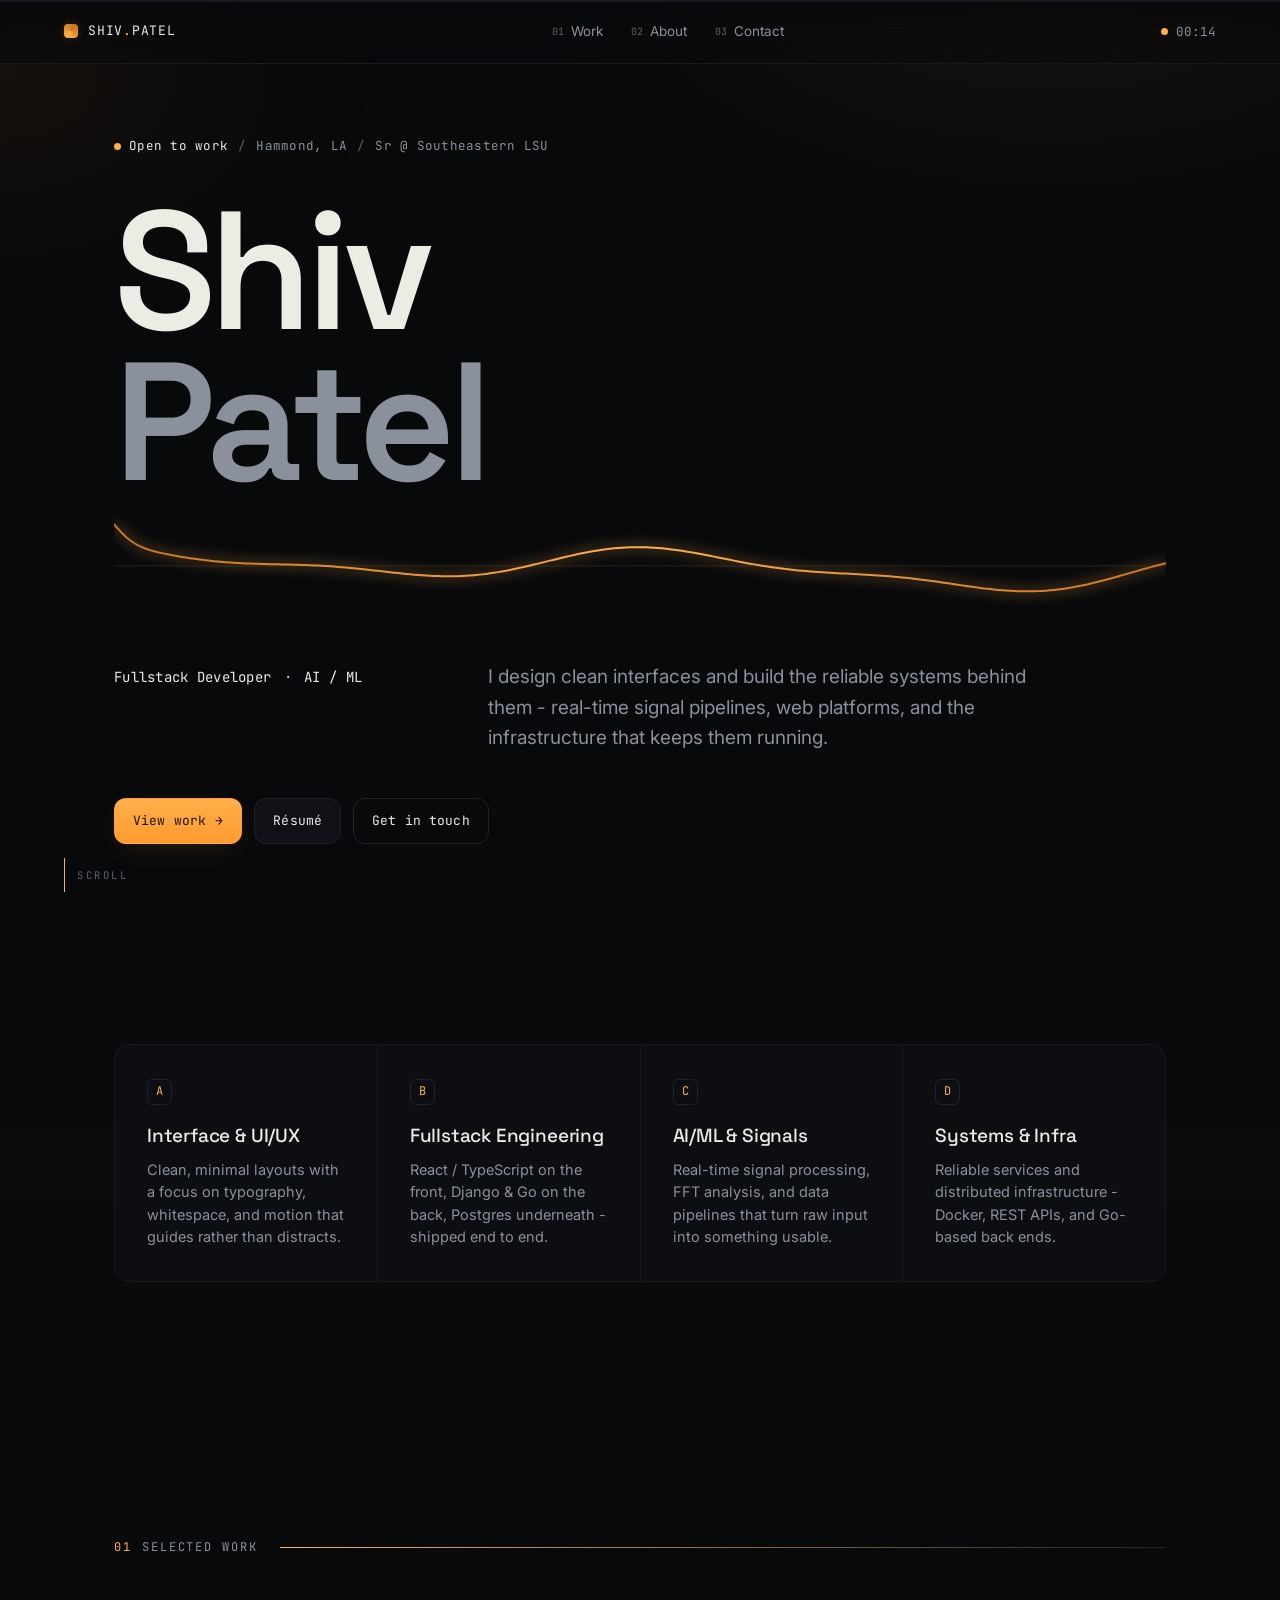
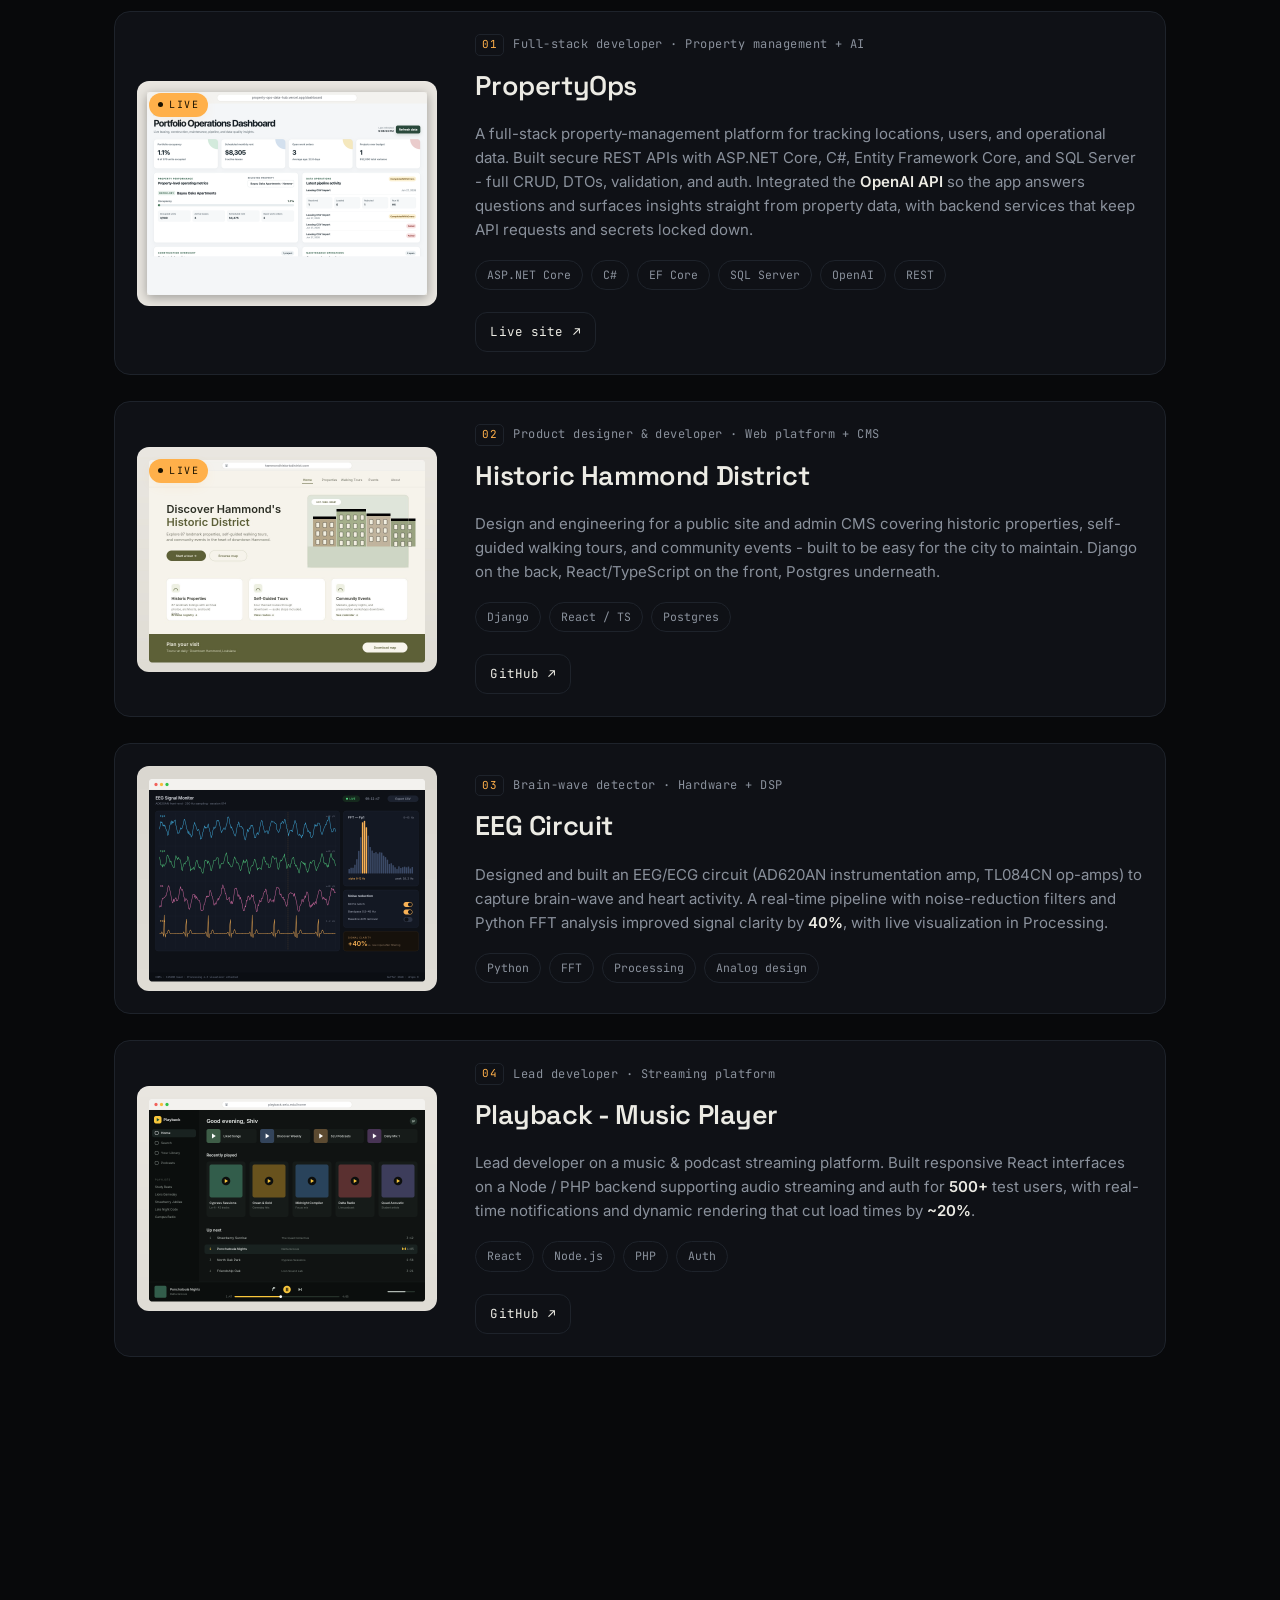
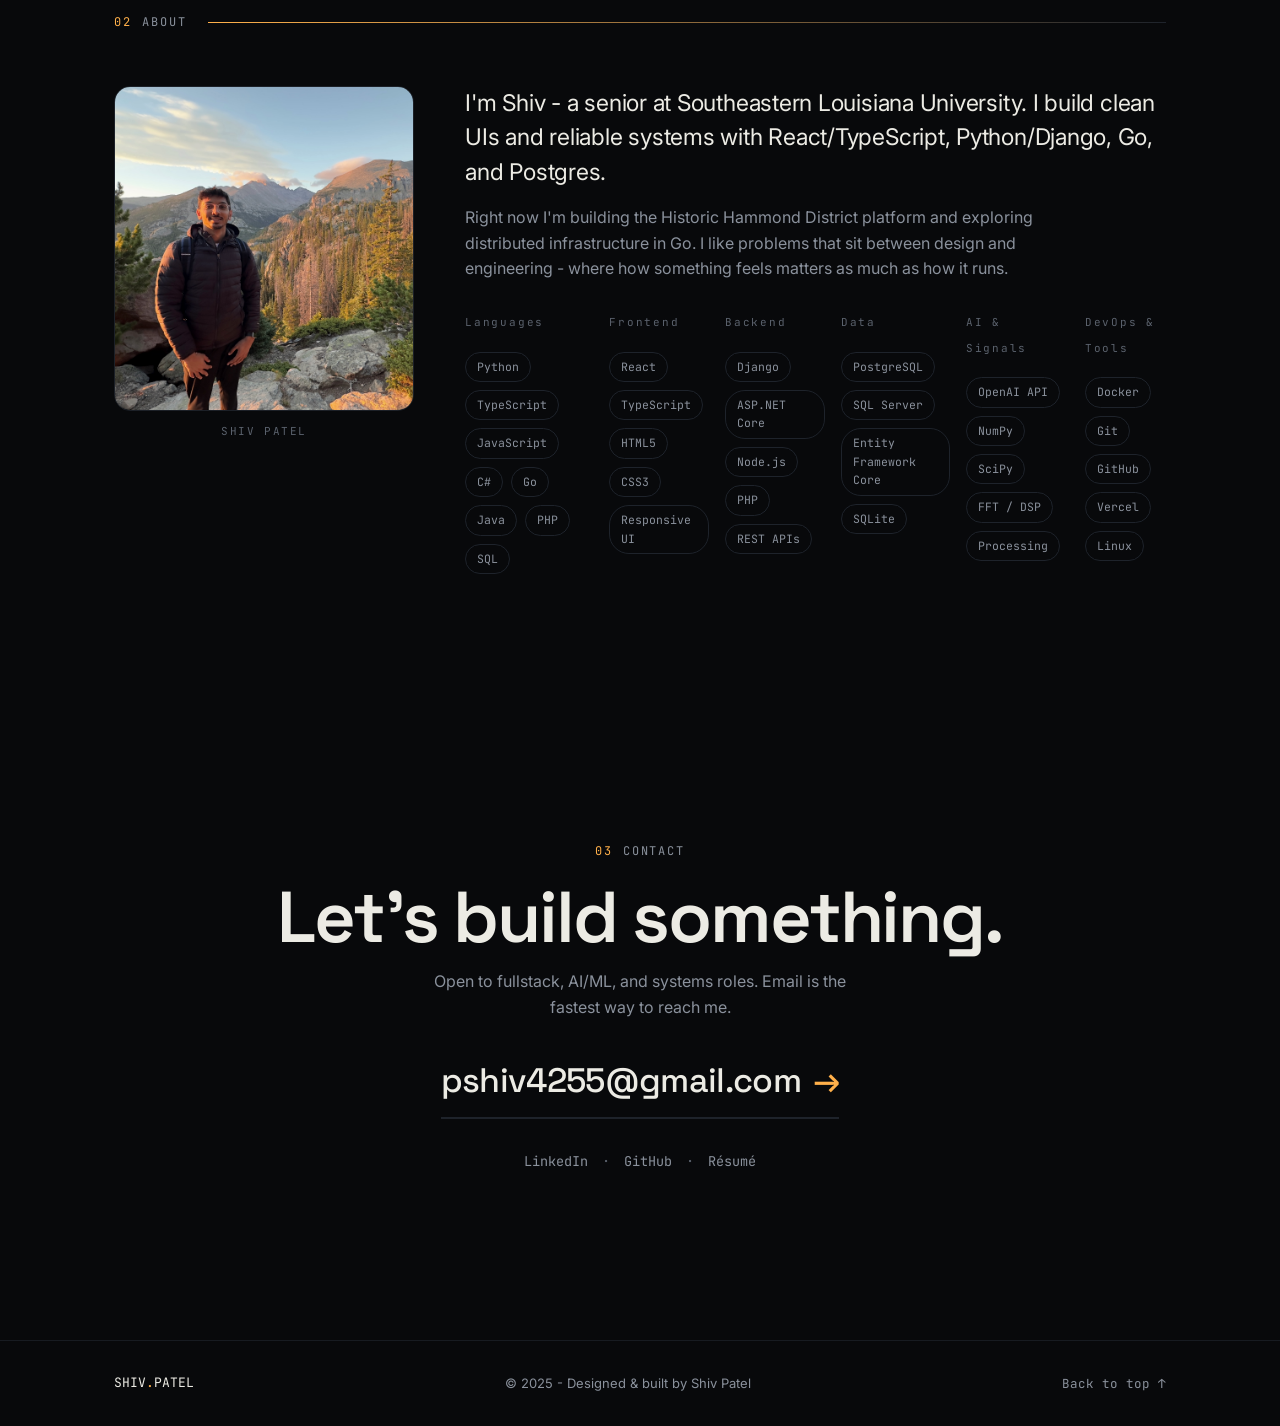
<file: index.html>
<!DOCTYPE html>
<html lang="en">
<head>
  <meta charset="UTF-8" />
  <meta name="viewport" content="width=device-width, initial-scale=1.0" />
  <title>Shiv Patel - Fullstack Developer & AI/ML</title>
  <meta name="description" content="Shiv Patel - fullstack developer and AI/ML engineer. I design clean interfaces and build the reliable systems behind them, from real-time signal pipelines to web platforms." />
  <meta name="theme-color" content="#08090b" />

  <!-- Open Graph -->
  <meta property="og:title" content="Shiv Patel - Fullstack Developer & AI/ML" />
  <meta property="og:description" content="Clean interfaces, reliable systems. Selected work and projects." />
  <meta property="og:type" content="website" />
  <meta property="og:url" content="https://shivpatel.online" />

  <link rel="preconnect" href="https://fonts.googleapis.com">
  <link rel="preconnect" href="https://fonts.gstatic.com" crossorigin>
  <link href="https://fonts.googleapis.com/css2?family=Space+Grotesk:wght@400;500;600;700&family=Inter:wght@400;500;600&family=JetBrains+Mono:wght@400;500&display=swap" rel="stylesheet">

  <link rel="stylesheet" href="style.css" />
  <link rel="stylesheet" href="mediaqueries.css" />
</head>
<body class="theme-dark">

  <!-- Scroll progress: a live signal bar -->
  <div class="scanline" aria-hidden="true"><span id="progress"></span></div>

  <header class="topbar">
    <a class="brand" href="#top" aria-label="Shiv Patel - home">
      <span class="brand-mark" aria-hidden="true"></span>
      <span class="brand-name">SHIV<span class="brand-dot">.</span>PATEL</span>
    </a>
    <nav class="topnav" aria-label="Primary">
      <a href="#work"><span class="idx">01</span> Work</a>
      <a href="#about"><span class="idx">02</span> About</a>
      <a href="#contact"><span class="idx">03</span> Contact</a>
    </nav>
    <div class="topmeta">
      <span class="pulse-dot" aria-hidden="true"></span>
      <time id="clock" class="clock" aria-label="Local time">--:--</time>
    </div>
  </header>

  <main id="top">

    <!-- ===================== HERO ===================== -->
    <section class="hero" aria-labelledby="hero-name">
      <div class="container hero-inner">
        <p class="status" role="note">
          <span class="status-live"><span class="pulse-dot"></span> Open to work</span>
          <span class="sep">/</span>
          <span>Hammond, LA</span>
          <span class="sep">/</span>
          <span>Sr @ Southeastern LSU</span>
        </p>

        <h1 id="hero-name" class="hero-name">
          <span class="line" data-text="Shiv">Shiv</span>
          <span class="line" data-text="Patel">Patel</span>
        </h1>

        <!-- Signature: live signal trace beneath the name -->
        <div class="signal" aria-hidden="true">
          <canvas id="wave"></canvas>
        </div>

        <div class="hero-grid">
          <p class="hero-role">Fullstack&nbsp;Developer <span class="mid">·</span> AI&nbsp;/&nbsp;ML</p>
          <p class="hero-copy">
            I design clean interfaces and build the reliable systems behind them -
            real-time signal pipelines, web platforms, and the infrastructure that keeps
            them running.
          </p>
        </div>

        <div class="cta">
          <a class="btn btn-primary" href="#work">
            View work <span class="btn-arrow" aria-hidden="true">→</span>
          </a>
          <a class="btn" href="./assets/ShivPatel.pdf" target="_blank" rel="noopener">Résumé</a>
          <a class="btn btn-ghost" href="#contact">Get in touch</a>
        </div>
      </div>

      <a class="scroll-hint" href="#capabilities" aria-label="Scroll to content">
        <span class="scroll-hint-line"></span>
        <span class="scroll-hint-label">SCROLL</span>
      </a>
    </section>

    <!-- ===================== CAPABILITIES ===================== -->
    <section id="capabilities" class="section band">
      <div class="container">
        <div class="cap-grid reveal">
          <div class="cap">
            <span class="cap-idx">A</span>
            <h3>Interface &amp; UI/UX</h3>
            <p>Clean, minimal layouts with a focus on typography, whitespace, and motion that guides rather than distracts.</p>
          </div>
          <div class="cap">
            <span class="cap-idx">B</span>
            <h3>Fullstack Engineering</h3>
            <p>React / TypeScript on the front, Django &amp; Go on the back, Postgres underneath - shipped end to end.</p>
          </div>
          <div class="cap">
            <span class="cap-idx">C</span>
            <h3>AI/ML &amp; Signals</h3>
            <p>Real-time signal processing, FFT analysis, and data pipelines that turn raw input into something usable.</p>
          </div>
          <div class="cap">
            <span class="cap-idx">D</span>
            <h3>Systems &amp; Infra</h3>
            <p>Reliable services and distributed infrastructure - Docker, REST APIs, and Go-based back ends.</p>
          </div>
        </div>
      </div>
    </section>

    <!-- ===================== WORK (merged) ===================== -->
    <section id="work" class="section">
      <div class="container">
        <header class="section-head reveal">
          <span class="eyebrow"><span class="eyebrow-idx">01</span> Selected work</span>
          <span class="head-line" aria-hidden="true"></span>
        </header>

        <div class="work-grid">
          <article class="work-card reveal">
            <a class="work-thumb" href="https://property-ops-data-hub.vercel.app/" target="_blank" rel="noopener" aria-label="PropertyOps live site">
              <img src="./assets/propertyops.svg" alt="PropertyOps property-management platform" loading="lazy">
              <span class="thumb-tag">LIVE</span>
            </a>
            <div class="work-copy">
              <p class="card-meta"><span class="card-idx">01</span> Full-stack developer · Property management + AI</p>
              <h3>PropertyOps</h3>
              <p class="muted">
                A full-stack property-management platform for tracking locations, users, and
                operational data. Built secure REST APIs with ASP.NET Core, C#, Entity Framework
                Core, and SQL Server - full CRUD, DTOs, validation, and auth. Integrated the
                <strong>OpenAI API</strong> so the app answers questions and surfaces insights
                straight from property data, with backend services that keep API requests and
                secrets locked down.
              </p>
              <ul class="stack" aria-label="Tech stack">
                <li>ASP.NET Core</li><li>C#</li><li>EF Core</li><li>SQL Server</li><li>OpenAI</li><li>REST</li>
              </ul>
              <div class="btn-row">
                <a class="btn btn-sm" href="https://property-ops-data-hub.vercel.app/" target="_blank" rel="noopener">Live site <span aria-hidden="true">↗</span></a>
              </div>
            </div>
          </article>

          <article class="work-card reveal">
            <a class="work-thumb" href="https://github.com/CivPatel/Legacy-HistoricDistrict-Project" target="_blank" rel="noopener" aria-label="Historic Hammond District on GitHub">
              <img src="./assets/HammondHistoricDistrict.jpg" alt="Historic Hammond District" loading="lazy">
              <span class="thumb-tag">LIVE</span>
            </a>
            <div class="work-copy">
              <p class="card-meta"><span class="card-idx">02</span> Product designer &amp; developer · Web platform + CMS</p>
              <h3>Historic Hammond District</h3>
              <p class="muted">
                Design and engineering for a public site and admin CMS covering historic
                properties, self-guided walking tours, and community events - built to be
                easy for the city to maintain. Django on the back, React/TypeScript on the
                front, Postgres underneath.
              </p>
              <ul class="stack" aria-label="Tech stack">
                <li>Django</li><li>React / TS</li><li>Postgres</li>
              </ul>
              <div class="btn-row">
                <a class="btn btn-sm" href="https://github.com/CivPatel/Legacy-HistoricDistrict-Project" target="_blank" rel="noopener">GitHub <span aria-hidden="true">↗</span></a>
              </div>
            </div>
          </article>

          <article class="work-card reveal">
            <a class="work-thumb" href="#" aria-label="EEG Circuit project">
              <img src="./assets/EEGCircuit.jpg" alt="EEG signal-processing circuit" loading="lazy">
            </a>
            <div class="work-copy">
              <p class="card-meta"><span class="card-idx">03</span> Brain-wave detector · Hardware + DSP</p>
              <h3>EEG Circuit</h3>
              <p class="muted">
                Designed and built an EEG/ECG circuit (AD620AN instrumentation amp,
                TL084CN op-amps) to capture brain-wave and heart activity. A real-time
                pipeline with noise-reduction filters and Python FFT analysis improved
                signal clarity by <strong>40%</strong>, with live visualization in Processing.
              </p>
              <ul class="stack" aria-label="Tech stack">
                <li>Python</li><li>FFT</li><li>Processing</li><li>Analog design</li>
              </ul>
            </div>
          </article>

          <article class="work-card reveal">
            <a class="work-thumb" href="https://github.com/CivPatel/CMPS285-S24-S01-G02" target="_blank" rel="noopener" aria-label="Playback music player on GitHub">
              <img src="./assets/Playback.jpg" alt="Playback music player interface" loading="lazy">
            </a>
            <div class="work-copy">
              <p class="card-meta"><span class="card-idx">04</span> Lead developer · Streaming platform</p>
              <h3>Playback - Music Player</h3>
              <p class="muted">
                Lead developer on a music &amp; podcast streaming platform. Built responsive
                React interfaces on a Node / PHP backend supporting audio streaming and
                auth for <strong>500+</strong> test users, with real-time notifications and
                dynamic rendering that cut load times by <strong>~20%</strong>.
              </p>
              <ul class="stack" aria-label="Tech stack">
                <li>React</li><li>Node.js</li><li>PHP</li><li>Auth</li>
              </ul>
              <div class="btn-row">
                <a class="btn btn-sm" href="https://github.com/CivPatel/CMPS285-S24-S01-G02" target="_blank" rel="noopener">GitHub <span aria-hidden="true">↗</span></a>
              </div>
            </div>
          </article>
        </div>
      </div>
    </section>

    <!-- ===================== ABOUT ===================== -->
    <section id="about" class="section">
      <div class="container">
        <header class="section-head reveal">
          <span class="eyebrow"><span class="eyebrow-idx">02</span> About</span>
          <span class="head-line" aria-hidden="true"></span>
        </header>

        <div class="about reveal">
          <figure class="about-pic">
            <img src="./assets/pic.jpg" alt="Portrait of Shiv Patel" loading="lazy">
            <figcaption>Shiv Patel</figcaption>
          </figure>
          <div class="about-copy">
            <p class="lead">
              I'm Shiv - a senior at Southeastern Louisiana University. I build clean UIs
              and reliable systems with React/TypeScript, Python/Django, Go, and Postgres.
            </p>
            <p class="muted">
              Right now I'm building the Historic Hammond District platform and exploring
              distributed infrastructure in Go. I like problems that sit between design and
              engineering - where how something feels matters as much as how it runs.
            </p>
            <div class="stack-block">
              <div class="stack-cat">
                <span class="stack-label">Languages</span>
                <ul class="stack" aria-label="Languages">
                  <li>Python</li><li>TypeScript</li><li>JavaScript</li><li>C#</li>
                  <li>Go</li><li>Java</li><li>PHP</li><li>SQL</li>
                </ul>
              </div>
              <div class="stack-cat">
                <span class="stack-label">Frontend</span>
                <ul class="stack" aria-label="Frontend">
                  <li>React</li><li>TypeScript</li><li>HTML5</li><li>CSS3</li><li>Responsive UI</li>
                </ul>
              </div>
              <div class="stack-cat">
                <span class="stack-label">Backend</span>
                <ul class="stack" aria-label="Backend">
                  <li>Django</li><li>ASP.NET Core</li><li>Node.js</li><li>PHP</li><li>REST APIs</li>
                </ul>
              </div>
              <div class="stack-cat">
                <span class="stack-label">Data</span>
                <ul class="stack" aria-label="Databases">
                  <li>PostgreSQL</li><li>SQL Server</li><li>Entity Framework Core</li><li>SQLite</li>
                </ul>
              </div>
              <div class="stack-cat">
                <span class="stack-label">AI &amp; Signals</span>
                <ul class="stack" aria-label="AI and signal processing">
                  <li>OpenAI API</li><li>NumPy</li><li>SciPy</li><li>FFT / DSP</li><li>Processing</li>
                </ul>
              </div>
              <div class="stack-cat">
                <span class="stack-label">DevOps &amp; Tools</span>
                <ul class="stack" aria-label="DevOps and tools">
                  <li>Docker</li><li>Git</li><li>GitHub</li><li>Vercel</li><li>Linux</li>
                </ul>
              </div>
            </div>
          </div>
        </div>
      </div>
    </section>

    <!-- ===================== CONTACT ===================== -->
    <section id="contact" class="section">
      <div class="container">
        <div class="contact reveal">
          <p class="eyebrow"><span class="eyebrow-idx">03</span> Contact</p>
          <h2 class="contact-head">Let's build something.</h2>
          <p class="muted contact-sub">
            Open to fullstack, AI/ML, and systems roles. Email is the fastest way to reach me.
          </p>
          <a class="mail" href="mailto:pshiv4255@gmail.com">
            pshiv4255@gmail.com <span class="mail-arrow" aria-hidden="true">→</span>
          </a>
          <div class="contact-links">
            <a href="https://www.linkedin.com/in/shiivpatell/" target="_blank" rel="noopener">LinkedIn</a>
            <span class="dot" aria-hidden="true">·</span>
            <a href="https://github.com/CivPatel" target="_blank" rel="noopener">GitHub</a>
            <span class="dot" aria-hidden="true">·</span>
            <a href="./assets/ShivPatel.pdf" target="_blank" rel="noopener">Résumé</a>
          </div>
        </div>
      </div>
    </section>
  </main>

  <footer class="sitefoot">
    <div class="container foot-inner">
      <span class="foot-mark">SHIV<span class="brand-dot">.</span>PATEL</span>
      <span class="muted">© 2025 - Designed &amp; built by Shiv Patel</span>
      <a class="foot-top" href="#top">Back to top ↑</a>
    </div>
  </footer>

  <script src="script.js"></script>
</body>
</html>
</file>
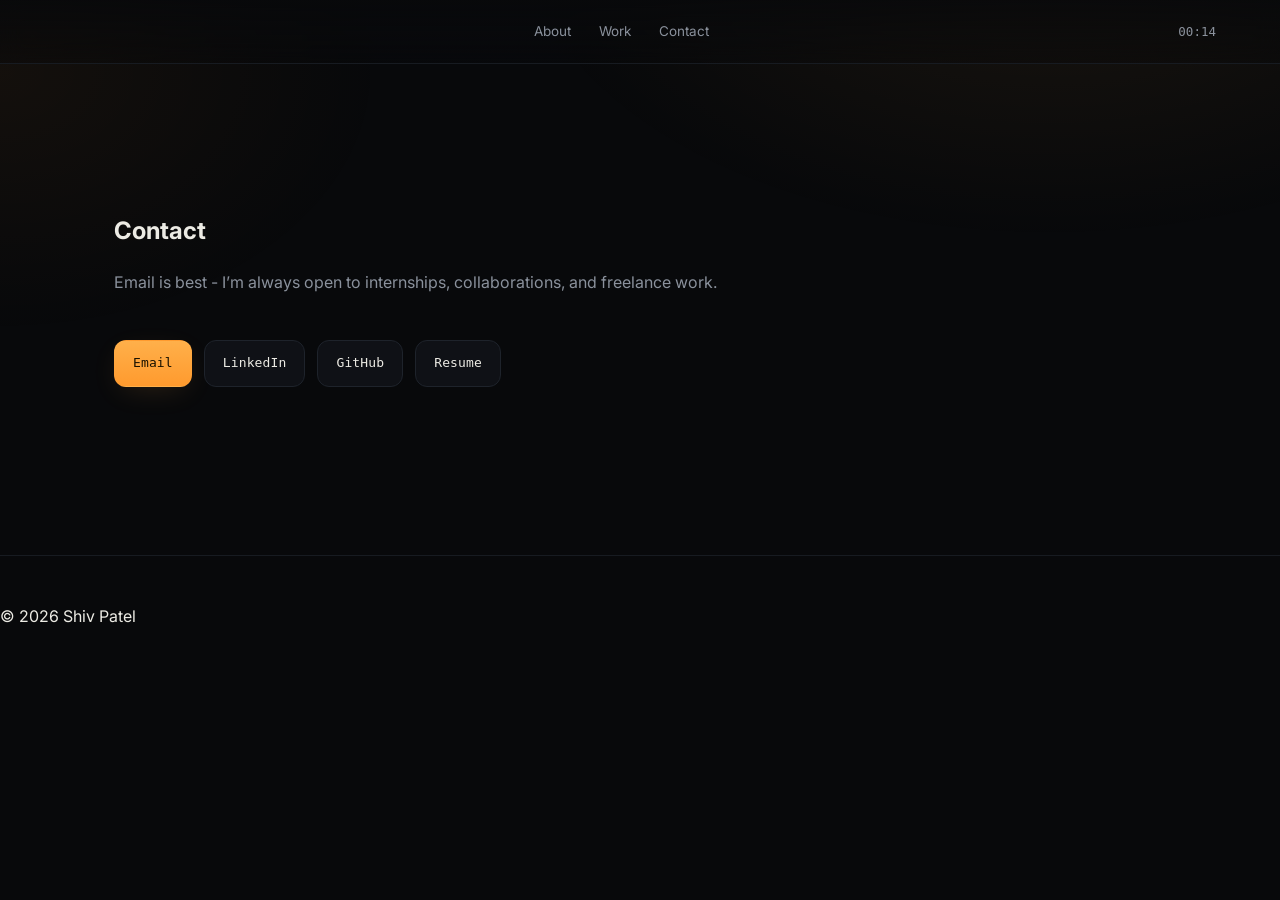
<file: contact.html>
<!DOCTYPE html>
<html lang="en">
<head>
  <meta charset="UTF-8" />
  <meta name="viewport" content="width=device-width, initial-scale=1.0" />
  <title>Shiv Patel - Contact</title>
  <link rel="preconnect" href="https://fonts.googleapis.com">
  <link rel="preconnect" href="https://fonts.gstatic.com" crossorigin>
  <link href="https://fonts.googleapis.com/css2?family=Inter:wght@300;400;500;600;700&family=Sora:wght@500;600&display=swap" rel="stylesheet">
  <link rel="stylesheet" href="style.css" />
  <link rel="stylesheet" href="mediaqueries.css" />
</head>
<body class="theme-dark">
  <header class="topbar">
    <a class="logo" href="index.html" aria-label="About">
      <span class="w-mark"></span>
    </a>
    <nav class="topnav" aria-label="Primary">
      <a href="index.html">About</a>
      <a href="work.html">Work</a>
      <a href="contact.html" aria-current="page">Contact</a>
    </nav>
    <time id="clock" class="clock" aria-label="Local time"></time>
  </header>

  <main>
    <section class="container section reveal">
      <h1 class="display center">Contact</h1>
      <p class="muted center">Email is best - I’m always open to internships, collaborations, and freelance work.</p>
      <div class="cta">
        <a class="btn btn-primary" href="mailto:pshiv4255@gmail.com">Email</a>
        <a class="btn" href="https://www.linkedin.com/in/shiivpatell/" target="_blank" rel="noopener">LinkedIn</a>
        <a class="btn" href="https://github.com/CivPatel" target="_blank" rel="noopener">GitHub</a>
        <a class="btn" href="./assets/ShivPatel.pdf" target="_blank" rel="noopener">Resume</a>
      </div>
    </section>
  </main>

  <footer class="sitefoot">
    <p>© 2026 Shiv Patel</p>
  </footer>

  <script src="script.js"></script>
</body>
</html>
</file>
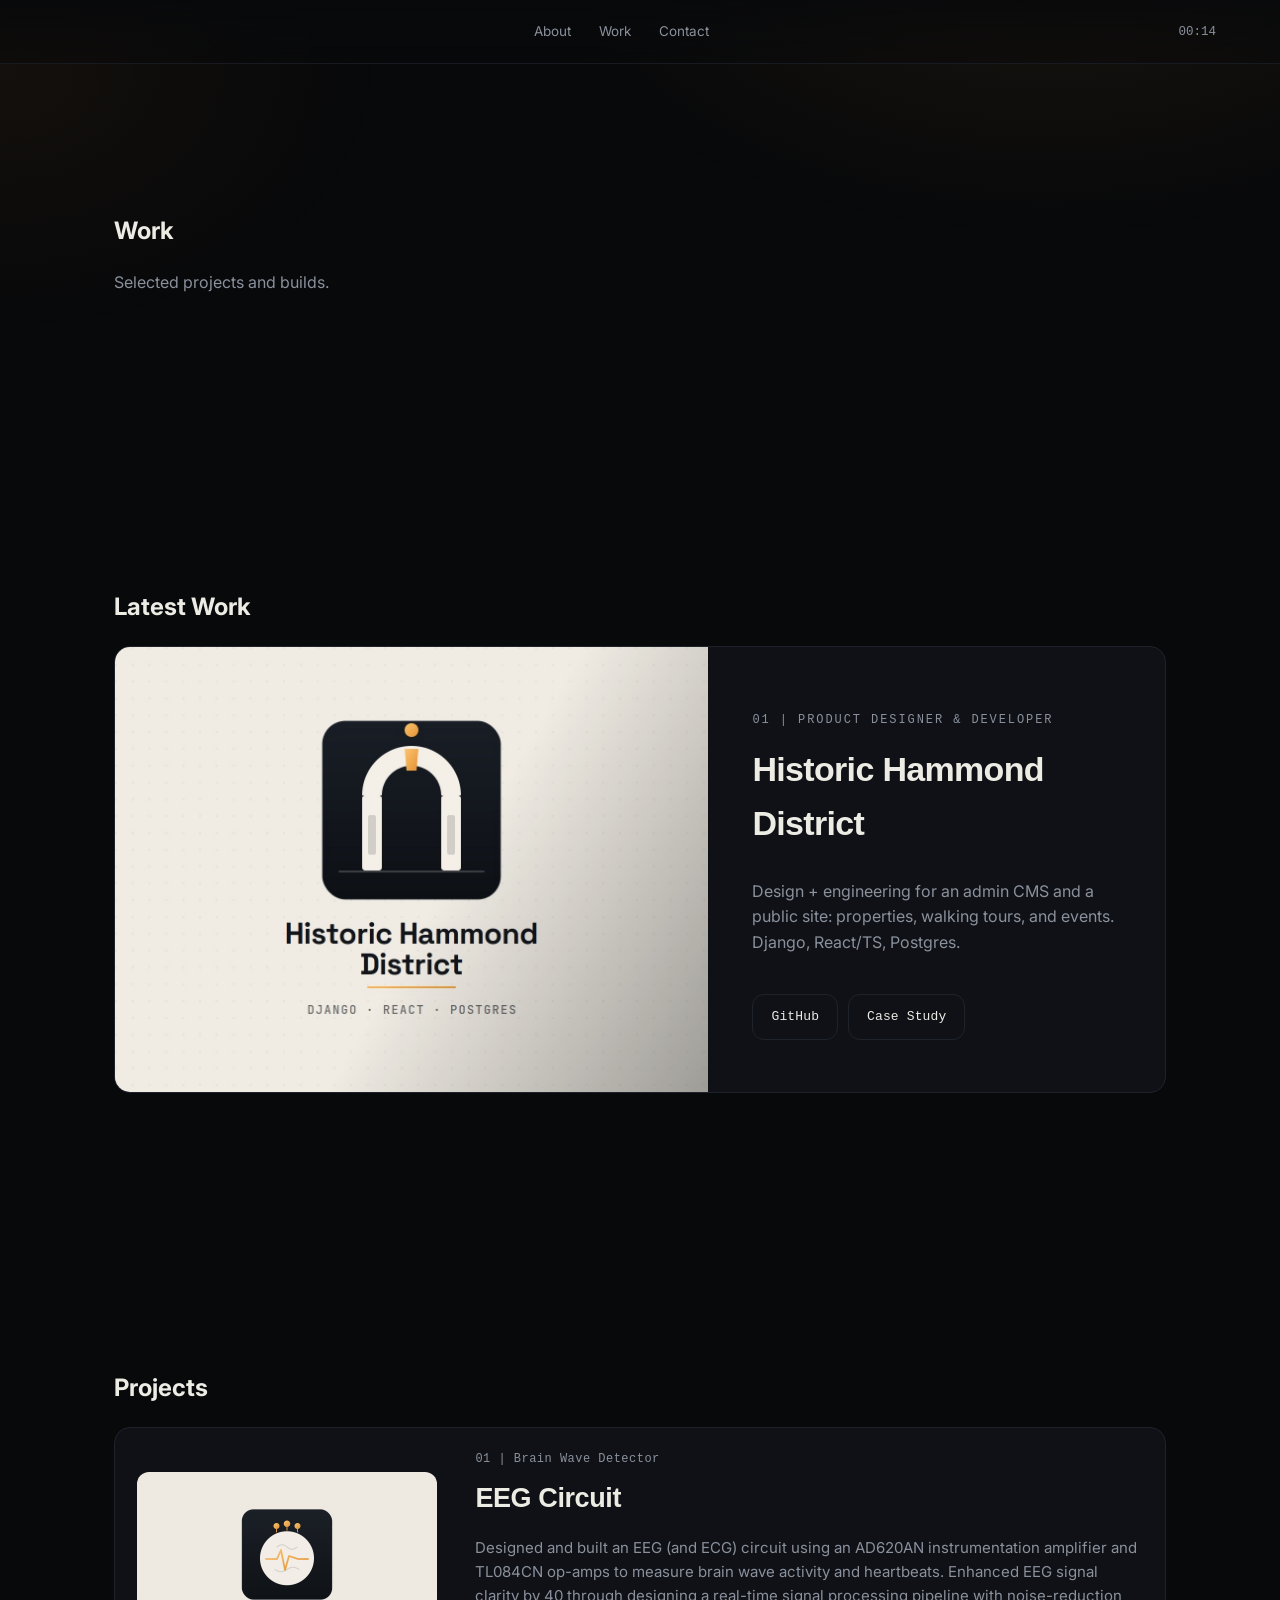
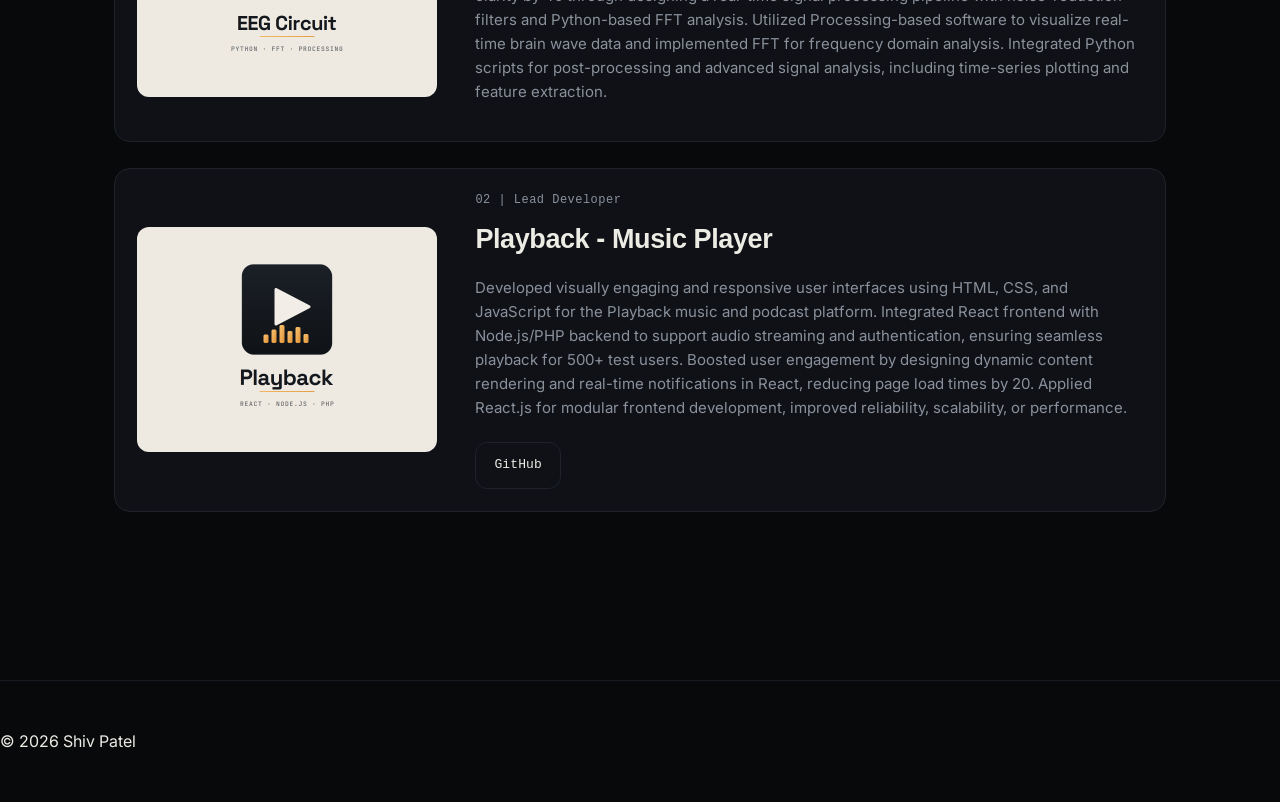
<file: work.html>
<!DOCTYPE html>
<html lang="en">
<head>
  <meta charset="UTF-8" />
  <meta name="viewport" content="width=device-width, initial-scale=1.0" />
  <title>Shiv Patel - Work</title>
  <link rel="preconnect" href="https://fonts.googleapis.com">
  <link rel="preconnect" href="https://fonts.gstatic.com" crossorigin>
  <link href="https://fonts.googleapis.com/css2?family=Inter:wght@300;400;500;600;700&family=Sora:wght@500;600&display=swap" rel="stylesheet">
  <link rel="stylesheet" href="style.css" />
  <link rel="stylesheet" href="mediaqueries.css" />
</head>
<body class="theme-dark">
  <header class="topbar">
    <a class="logo" href="index.html" aria-label="About">
      <span class="w-mark"></span>
    </a>
    <nav class="topnav" aria-label="Primary">
      <a href="index.html">About</a>
      <a href="work.html" aria-current="page">Work</a>
      <a href="contact.html">Contact</a>
    </nav>
    <time id="clock" class="clock" aria-label="Local time"></time>
  </header>

  <main>
    <section class="container section reveal">
      <h1 class="display center">Work</h1>
      <p class="muted center">Selected projects and builds.</p>
    </section>

    <!-- Latest Work -->
    <section id="latest" class="container section reveal">
      <h2 class="section-label">Latest Work</h2>
      <article class="spotlight">
        <div class="spotlight-media tilt">
          <img src="./assets/latest.jpg" alt="Latest project">
        </div>
        <div class="spotlight-copy">
          <p class="eyebrow">01 | Product Designer & Developer</p>
          <h3>Historic Hammond District</h3>
          <p class="muted">Design + engineering for an admin CMS and a public site: properties, walking tours, and events. Django, React/TS, Postgres.</p>
          <div class="btn-row">
            <a class="btn" href="https://github.com/CivPatel/Legacy-HistoricDistrict-Project" target="_blank" rel="noopener">GitHub</a>
            <a class="btn" href="#">Case Study</a>
          </div>
        </div>
      </article>
    </section>

    <!-- Projects -->
    <section id="projects" class="container section reveal">
      <h2 class="section-label">Projects</h2>
      <div class="work-grid">
        <article class="work-card tilt">
          <div class="work-thumb">
            <img src="./assets/project-2.png" alt="EEG Circuit">
          </div>
          <div class="work-copy">
            <div class="card-meta">01 | Brain Wave Detector</div>
            <h3>EEG Circuit</h3>
            <p class="muted">Designed and built an EEG (and ECG) circuit using an AD620AN instrumentation amplifier and TL084CN op-amps to measure brain wave activity and heartbeats. Enhanced EEG signal clarity by 40 through designing a real-time signal processing pipeline with noise-reduction filters and Python-based FFT analysis. Utilized Processing-based software to visualize real-time brain wave data and implemented FFT for frequency domain analysis. Integrated Python scripts for post-processing and advanced signal analysis, including time-series plotting and feature extraction.</p>
          </div>
        </article>

        <article class="work-card tilt">
          <div class="work-thumb">
            <img src="./assets/project-3.png" alt="Playback Music Player">
          </div>
          <div class="work-copy">
            <div class="card-meta">02 | Lead Developer</div>
            <h3>Playback - Music Player</h3>
            <p class="muted">Developed visually engaging and responsive user interfaces using HTML, CSS, and JavaScript for the Playback music and podcast platform. Integrated React frontend with Node.js/PHP backend to support audio streaming and authentication, ensuring seamless playback for 500+ test users. Boosted user engagement by designing dynamic content rendering and real-time notifications in React, reducing page load times by 20. Applied React.js for modular frontend development, improved reliability, scalability, or performance.</p>
            <div class="btn-row">
              <a class="btn" href="https://github.com/CivPatel/CMPS285-S24-S01-G02" target="_blank" rel="noopener">GitHub</a>
            </div>
          </div>
        </article>
      </div>
    </section>
  </main>

  <footer class="sitefoot">
    <p>© 2026 Shiv Patel</p>
  </footer>

  <script src="script.js"></script>
</body>
</html>
</file>
<file: style.css>
/* =======================================================================
   SHIV PATEL - "Signal & System"
   Amber-phosphor on ink. Grounded in real-time signal / systems work.
   ---------------------------------------------------------------------
   Tokens · Base · Header · Hero · Sections · Work · About · Contact · Motion
   ======================================================================= */

:root{
  /* Ink / surfaces */
  --ink:        #08090b;
  --ink-1:      #0c0e12;
  --ink-2:      #111318;
  --card:       #0f1116;
  --card-2:     #14171d;
  --line:       #1e232b;
  --line-soft:  #171b21;

  /* Text */
  --txt:        #ecebe4;
  --muted:      #8a919c;
  --muted-2:    #5b626d;

  /* Signal accent (amber phosphor) - the one bold color */
  --signal:     #ffb04a;
  --signal-2:   #ff9a2e;
  --signal-deep:#c9741f;
  --glow:       rgba(255,176,74,.16);
  --glow-soft:  rgba(255,176,74,.08);

  /* Type */
  --display: "Space Grotesk", "Segoe UI", Helvetica, Arial, sans-serif;
  --body:    "Inter", "Segoe UI", Helvetica, Arial, sans-serif;
  --mono:    "JetBrains Mono", ui-monospace, SFMono-Regular, Menlo, Consolas, monospace;

  /* Rhythm */
  --maxw: 1180px;
  --pad: clamp(20px, 5vw, 64px);
  --radius: 16px;
  --ease: cubic-bezier(.2,.7,.2,1);
}

/* ------------------------------- Base ------------------------------- */
*{ box-sizing:border-box }
html{ scroll-behavior:smooth; -webkit-text-size-adjust:100% }
body{
  margin:0;
  color:var(--txt);
  background:var(--ink);
  font-family:var(--body);
  font-size:16px;
  line-height:1.6;
  -webkit-font-smoothing:antialiased;
  text-rendering:optimizeLegibility;
  overflow-x:hidden;
}
/* Ambient grain + glow field */
body::before{
  content:""; position:fixed; inset:0; z-index:0; pointer-events:none;
  background:
    radial-gradient(900px 520px at 82% -8%, var(--glow-soft), transparent 60%),
    radial-gradient(700px 480px at 0% 8%, rgba(255,154,46,.05), transparent 55%);
}
img{ max-width:100%; display:block }
a{ color:inherit }
::selection{ background:var(--signal); color:#1a1200 }

.container{ width:100%; max-width:var(--maxw); margin-inline:auto; padding-inline:var(--pad) }

/* Focus visibility (quality floor) */
a:focus-visible, button:focus-visible{
  outline:2px solid var(--signal); outline-offset:3px; border-radius:6px;
}

/* --------------------------- Scroll signal --------------------------- */
.scanline{
  position:fixed; top:0; left:0; right:0; height:2px; z-index:100;
  background:var(--line-soft);
}
.scanline span{
  display:block; height:100%; width:0%;
  background:linear-gradient(90deg, var(--signal-deep), var(--signal));
  box-shadow:0 0 12px var(--glow);
  transition:width .1s linear;
}

/* ------------------------------ Header ------------------------------ */
.topbar{
  position:sticky; top:0; z-index:90;
  display:flex; align-items:center; justify-content:space-between; gap:16px;
  height:64px; padding-inline:var(--pad);
  background:linear-gradient(to bottom, rgba(8,9,11,.86), rgba(8,9,11,.4));
  backdrop-filter:saturate(140%) blur(12px);
  -webkit-backdrop-filter:saturate(140%) blur(12px);
  border-bottom:1px solid var(--line-soft);
}
.brand{ display:inline-flex; align-items:center; gap:10px; text-decoration:none }
.brand-mark{
  width:14px; height:14px; border-radius:4px;
  background:conic-gradient(from 210deg, var(--signal), var(--signal-deep), var(--signal));
  box-shadow:0 0 10px var(--glow);
}
.brand-name{ font-family:var(--mono); font-size:13px; letter-spacing:.06em; color:var(--txt) }
.brand-dot{ color:var(--signal) }

.topnav{ display:flex; gap:4px }
.topnav a{
  position:relative; display:inline-flex; align-items:center; gap:7px;
  text-decoration:none; color:var(--muted);
  font-size:13.5px; padding:8px 12px; border-radius:10px;
  transition:color .25s var(--ease), background .25s var(--ease);
}
.topnav a .idx{ font-family:var(--mono); font-size:10px; color:var(--muted-2); transition:color .25s var(--ease) }
.topnav a:hover{ color:var(--txt) }
.topnav a:hover .idx{ color:var(--signal) }
.topnav a::after{
  content:""; position:absolute; left:12px; right:12px; bottom:5px; height:1px;
  background:var(--signal); transform:scaleX(0); transform-origin:left;
  transition:transform .3s var(--ease);
}
.topnav a:hover::after{ transform:scaleX(1) }

.topmeta{ display:inline-flex; align-items:center; gap:8px; justify-self:end }
.clock{ font-family:var(--mono); font-size:12.5px; color:var(--muted); font-variant-numeric:tabular-nums }
.pulse-dot{
  width:7px; height:7px; border-radius:50%; background:var(--signal);
  box-shadow:0 0 0 0 var(--glow); animation:pulse 2.4s ease-out infinite;
}
@keyframes pulse{
  0%{ box-shadow:0 0 0 0 rgba(255,176,74,.5) }
  70%{ box-shadow:0 0 0 8px rgba(255,176,74,0) }
  100%{ box-shadow:0 0 0 0 rgba(255,176,74,0) }
}

/* ------------------------------- Hero ------------------------------- */
.hero{
  position:relative; z-index:1;
  min-height:calc(100svh - 64px);
  display:flex; align-items:center;
  padding-block:clamp(40px, 8vh, 90px);
}
.hero-inner{ width:100% }

.status{
  display:flex; flex-wrap:wrap; align-items:center; gap:10px;
  font-family:var(--mono); font-size:12.5px; letter-spacing:.02em; color:var(--muted);
  margin:0 0 clamp(22px,4vw,40px);
}
.status .sep{ color:var(--muted-2) }
.status-live{ display:inline-flex; align-items:center; gap:8px; color:var(--txt) }

.hero-name{
  font-family:var(--display); font-weight:600;
  font-size:clamp(58px, 15vw, 168px);
  line-height:.9; letter-spacing:-.04em; margin:0;
}
.hero-name .line{ display:block; overflow:hidden }
.hero-name .line[data-text]{
  /* slide-up reveal handled via animation below */
  transform:translateY(105%);
  animation:rise .9s var(--ease) forwards;
}
.hero-name .line:nth-child(2){ animation-delay:.08s; color:var(--muted) }
@keyframes rise{ to{ transform:translateY(0) } }

/* Signature: live signal trace */
.signal{
  position:relative; height:clamp(56px, 10vw, 104px);
  margin:clamp(6px,1.4vw,16px) 0 clamp(26px,4vw,44px);
}
.signal canvas{ width:100%; height:100%; display:block }

.hero-grid{
  display:grid; grid-template-columns:minmax(220px,.8fr) minmax(0,1.4fr);
  gap:clamp(18px,4vw,56px); align-items:start;
  max-width:940px;
}
.hero-role{
  font-family:var(--mono); font-size:14px; letter-spacing:.02em;
  color:var(--txt); margin:0; padding-top:4px;
}
.hero-role .mid{ color:var(--signal); margin-inline:4px }
.hero-copy{ margin:0; font-size:clamp(16px,2vw,19px); color:var(--muted); max-width:56ch }

.cta{ display:flex; flex-wrap:wrap; gap:12px; margin-top:clamp(28px,4vw,44px) }

/* Buttons */
.btn{
  --bd:var(--line);
  display:inline-flex; align-items:center; gap:9px;
  font-family:var(--mono); font-size:13px; letter-spacing:.01em;
  padding:12px 18px; border-radius:12px;
  border:1px solid var(--bd); color:var(--txt); text-decoration:none;
  background:var(--card); position:relative; overflow:hidden; isolation:isolate;
  transition:border-color .25s var(--ease), transform .18s var(--ease), color .25s var(--ease);
}
.btn:hover{ transform:translateY(-2px); border-color:#333a45 }
.btn:active{ transform:translateY(0) }
.btn .btn-arrow{ transition:transform .25s var(--ease) }
.btn:hover .btn-arrow{ transform:translateX(4px) }
.btn-sm{ padding:9px 14px; font-size:12.5px }
.btn-ghost{ background:transparent }

.btn-primary{
  color:#1a1200; border-color:transparent;
  background:linear-gradient(180deg, var(--signal), var(--signal-2));
  box-shadow:0 8px 30px -8px var(--glow);
}
.btn-primary::after{
  content:""; position:absolute; inset:0; z-index:-1;
  background:linear-gradient(180deg,#ffd28c,var(--signal));
  opacity:0; transition:opacity .25s var(--ease);
}
.btn-primary:hover{ transform:translateY(-2px); border-color:transparent }
.btn-primary:hover::after{ opacity:1 }

/* Scroll hint */
.scroll-hint{
  position:absolute; left:var(--pad); bottom:24px;
  display:inline-flex; align-items:center; gap:12px; text-decoration:none;
  font-family:var(--mono); font-size:10.5px; letter-spacing:.24em; color:var(--muted-2);
}
.scroll-hint-line{
  width:1px; height:34px; background:linear-gradient(var(--signal),transparent);
  position:relative; overflow:hidden;
}
.scroll-hint-line::after{
  content:""; position:absolute; inset:0; background:var(--signal);
  animation:scan 1.8s ease-in-out infinite;
}
@keyframes scan{ 0%{ transform:translateY(-100%) } 60%,100%{ transform:translateY(100%) } }

/* ----------------------------- Sections ----------------------------- */
.section{ position:relative; z-index:1; padding-block:clamp(64px, 10vw, 128px) }
.band{ background:linear-gradient(180deg, transparent, rgba(255,255,255,.012), transparent) }

.section-head{
  display:flex; align-items:center; gap:22px;
  margin-bottom:clamp(30px,5vw,54px);
}
.eyebrow{
  font-family:var(--mono); font-size:12px; letter-spacing:.16em; text-transform:uppercase;
  color:var(--muted); white-space:nowrap; display:inline-flex; align-items:center; gap:10px;
}
.eyebrow-idx{ color:var(--signal) }
.head-line{ flex:1; height:1px; background:var(--line);
  position:relative; overflow:hidden; }
.head-line::after{
  content:""; position:absolute; inset:0; width:0;
  background:linear-gradient(90deg, var(--signal), transparent);
  transition:width 1s var(--ease);
}
.reveal.visible .head-line::after,
.section-head.visible .head-line::after{ width:100% }

/* --------------------------- Capabilities --------------------------- */
.cap-grid{
  display:grid; grid-template-columns:repeat(4,1fr);
  gap:1px; background:var(--line-soft);
  border:1px solid var(--line-soft); border-radius:var(--radius); overflow:hidden;
}
.cap{
  background:var(--ink-1); padding:clamp(22px,3vw,32px);
  transition:background .3s var(--ease);
}
.cap:hover{ background:var(--card-2) }
.cap-idx{
  font-family:var(--mono); font-size:12px; color:var(--signal);
  border:1px solid var(--line); border-radius:6px; padding:2px 8px;
  display:inline-block; margin-bottom:16px;
}
.cap h3{ font-family:var(--display); font-weight:500; font-size:19px; margin:0 0 8px; letter-spacing:-.01em }
.cap p{ margin:0; font-size:14.5px; color:var(--muted); line-height:1.55 }

/* ---------------------------- Spotlight ----------------------------- */
.spotlight{
  display:grid; grid-template-columns:1.3fr 1fr;
  border:1px solid var(--line); border-radius:var(--radius); overflow:hidden;
  background:var(--card);
}
.spotlight-media{
  position:relative; display:block; overflow:hidden; min-height:280px; text-decoration:none;
}
.spotlight-media img{
  width:100%; height:100%; object-fit:cover;
  transition:transform .8s var(--ease), filter .5s var(--ease);
  filter:saturate(.92) contrast(1.02);
}
.spotlight-media::after{
  content:""; position:absolute; inset:0;
  background:linear-gradient(120deg, transparent 55%, rgba(8,9,11,.35));
  mix-blend-mode:multiply; pointer-events:none;
}
.spotlight-media:hover img{ transform:scale(1.05); filter:saturate(1) contrast(1.04) }
.media-tag{
  position:absolute; top:14px; left:14px; z-index:2;
  font-family:var(--mono); font-size:10px; letter-spacing:.18em;
  color:var(--signal); background:rgba(8,9,11,.7); border:1px solid var(--line);
  padding:5px 9px; border-radius:20px; backdrop-filter:blur(6px);
}
.spotlight-copy{ padding:clamp(24px,3.5vw,44px); display:flex; flex-direction:column; justify-content:center }
.proj-meta{ font-family:var(--mono); font-size:12px; letter-spacing:.1em; text-transform:uppercase; color:var(--signal); margin:0 0 12px }
.spotlight-copy h3{ font-family:var(--display); font-weight:600; font-size:clamp(24px,3vw,34px); letter-spacing:-.02em; margin:0 0 12px }

.muted{ color:var(--muted) }

/* Stack chips */
.stack{ list-style:none; display:flex; flex-wrap:wrap; gap:8px; padding:0; margin:18px 0 0 }
.stack li{
  font-family:var(--mono); font-size:11.5px; color:var(--muted);
  border:1px solid var(--line); border-radius:20px; padding:5px 11px;
  transition:border-color .25s var(--ease), color .25s var(--ease);
}
.stack li:hover{ color:var(--txt); border-color:var(--signal-deep) }
.btn-row{ display:flex; gap:10px; margin-top:22px }

/* ----------------------------- Projects ----------------------------- */
.work-grid{ display:grid; gap:clamp(18px,2.4vw,26px) }
.work-card{
  display:grid; grid-template-columns:300px 1fr; gap:clamp(20px,3vw,40px);
  align-items:center; padding:clamp(16px,2vw,22px);
  border:1px solid var(--line); border-radius:var(--radius); background:var(--card);
  transition:transform .35s var(--ease), border-color .35s var(--ease), background .35s var(--ease);
}
.work-card:hover{ transform:translateY(-4px); border-color:#2b323c; background:var(--card-2) }
.work-thumb{ position:relative; display:block; border-radius:12px; overflow:hidden; aspect-ratio:4/3 }
.work-thumb img{
  width:100%; height:100%; object-fit:cover;
  transition:transform .7s var(--ease); filter:saturate(.9)
}
.work-card:hover .work-thumb img{ transform:scale(1.06); filter:saturate(1) }
/* Logo-style thumbnails: show the full mark on a light field instead of cropping */
.work-thumb--logo{ background:#eeeae1 }
.work-thumb--logo img{ object-fit:contain; padding:14% 12%; filter:none }
.work-card:hover .work-thumb--logo img{ transform:scale(1.04); filter:none }
.work-thumb::after{
  content:""; position:absolute; inset:0; border-radius:12px;
  box-shadow:inset 0 0 0 1px rgba(255,255,255,.04);
}
.thumb-tag{
  position:absolute; top:12px; left:12px; z-index:2;
  display:inline-flex; align-items:center; gap:6px;
  font-family:var(--mono); font-size:10px; letter-spacing:.16em;
  color:#1a1200; background:var(--signal);
  padding:4px 9px; border-radius:20px; box-shadow:0 4px 14px -4px var(--glow);
}
.thumb-tag::before{
  content:""; width:5px; height:5px; border-radius:50%;
  background:#1a1200; animation:pulse-dark 2s ease-out infinite;
}
@keyframes pulse-dark{
  0%,100%{ opacity:1 } 50%{ opacity:.35 }
}
.work-copy h3{ font-family:var(--display); font-weight:600; font-size:clamp(21px,2.4vw,27px); letter-spacing:-.015em; margin:8px 0 10px }
.card-meta{ font-family:var(--mono); font-size:12px; letter-spacing:.04em; color:var(--muted); margin:0; display:flex; align-items:center; gap:9px }
.card-idx{ color:var(--signal); border:1px solid var(--line); border-radius:5px; padding:1px 6px; font-size:11px }
.work-copy .muted{ font-size:15px }
.work-copy strong{ color:var(--txt); font-weight:600 }

/* ------------------------------ About ------------------------------- */
.about{ display:grid; grid-template-columns:300px 1fr; gap:clamp(28px,4vw,56px); align-items:start }
.about-pic{ margin:0; position:relative }
.about-pic img{
  width:100%; border-radius:var(--radius); border:1px solid var(--line);
  filter:grayscale(.15) contrast(1.03);
  transition:filter .4s var(--ease);
}
.about-pic:hover img{ filter:grayscale(0) contrast(1.05) }
.about-pic figcaption{
  font-family:var(--mono); font-size:11px; letter-spacing:.14em; text-transform:uppercase;
  color:var(--muted-2); margin-top:12px; text-align:center;
}
.about-copy .lead{ font-size:clamp(18px,2.2vw,23px); color:var(--txt); margin:0 0 16px; line-height:1.5; letter-spacing:-.01em }
.about-copy .muted{ margin:0 0 26px; max-width:60ch }
.stack-block{ display:flex; gap:16px; align-items:flex-start }
.stack-label{ font-family:var(--mono); font-size:11px; letter-spacing:.16em; color:var(--muted-2); padding-top:7px }
.stack-wrap{ margin:0 }

/* ----------------------------- Contact ------------------------------ */
.contact{ text-align:center; max-width:760px; margin-inline:auto }
.contact .eyebrow{ justify-content:center; margin-bottom:20px }
.contact-head{ font-family:var(--display); font-weight:600; font-size:clamp(36px,7vw,72px); letter-spacing:-.03em; margin:0 0 16px; line-height:1 }
.contact-sub{ margin:0 auto 34px; max-width:46ch }
.mail{
  display:inline-flex; align-items:center; gap:12px; text-decoration:none;
  font-family:var(--display); font-weight:500; font-size:clamp(20px,3.4vw,34px);
  letter-spacing:-.02em; color:var(--txt);
  border-bottom:2px solid var(--line); padding-bottom:8px;
  transition:color .3s var(--ease), border-color .3s var(--ease);
}
.mail .mail-arrow{ color:var(--signal); transition:transform .3s var(--ease) }
.mail:hover{ color:var(--signal); border-color:var(--signal-deep) }
.mail:hover .mail-arrow{ transform:translateX(6px) }
.contact-links{
  display:flex; gap:14px; justify-content:center; align-items:center;
  margin-top:32px; font-family:var(--mono); font-size:13.5px;
}
.contact-links a{ color:var(--muted); text-decoration:none; transition:color .25s var(--ease) }
.contact-links a:hover{ color:var(--signal) }
.contact-links .dot{ color:var(--muted-2) }

/* ------------------------------ Footer ------------------------------ */
.sitefoot{ position:relative; z-index:1; border-top:1px solid var(--line-soft); padding-block:32px; margin-top:40px }
.foot-inner{ display:flex; flex-wrap:wrap; gap:16px; align-items:center; justify-content:space-between }
.foot-mark{ font-family:var(--mono); font-size:13px; color:var(--txt) }
.foot-inner .muted{ font-size:13px }
.foot-top{ font-family:var(--mono); font-size:12.5px; color:var(--muted); text-decoration:none; transition:color .25s var(--ease) }
.foot-top:hover{ color:var(--signal) }

/* ------------------------------ Motion ------------------------------ */
.reveal{ opacity:0; transform:translateY(22px); transition:opacity .7s var(--ease), transform .7s var(--ease) }
.reveal.visible{ opacity:1; transform:none }

/* Reduced motion: strip animation, keep everything legible & visible */
@media (prefers-reduced-motion: reduce){
  *, *::before, *::after{ animation-duration:.001ms !important; animation-iteration-count:1 !important; transition-duration:.001ms !important; scroll-behavior:auto !important }
  .hero-name .line[data-text]{ transform:none }
  .reveal{ opacity:1; transform:none }
}
</file>
<file: mediaqueries.css>
/* =======================================================================
   Responsive - mobile-first refinements
   ======================================================================= */

/* Tablet / small laptop */
@media (max-width: 960px){
  .cap-grid{ grid-template-columns:repeat(2,1fr) }
  .spotlight{ grid-template-columns:1fr }
  .spotlight-media{ min-height:240px; aspect-ratio:16/10 }
  .work-card{ grid-template-columns:220px 1fr }
  .about{ grid-template-columns:220px 1fr }
  .hero-grid{ grid-template-columns:1fr; gap:14px; max-width:640px }
}

/* Large phone */
@media (max-width: 680px){
  :root{ --radius:14px }

  .topnav{ display:none }                 /* keep header clean on mobile */
  .topbar{ height:58px }

  .hero{ min-height:auto; padding-block:44px 56px }
  .hero-name{ font-size:clamp(52px,20vw,96px) }
  .signal{ height:64px }
  .scroll-hint{ display:none }

  .cap-grid{ grid-template-columns:1fr }

  .work-card{ grid-template-columns:1fr; gap:16px }
  .work-thumb{ aspect-ratio:16/10 }

  .about{ grid-template-columns:1fr; gap:24px }
  .about-pic{ max-width:220px }
  .stack-block{ flex-direction:column; gap:10px }
  .stack-label{ padding-top:0 }

  .foot-inner{ justify-content:center; text-align:center }
}

/* Small phone */
@media (max-width: 400px){
  .status{ font-size:11.5px; gap:7px }
  .cta{ gap:9px }
  .btn{ padding:11px 15px }
  .contact-links{ flex-wrap:wrap }
}
</file>
